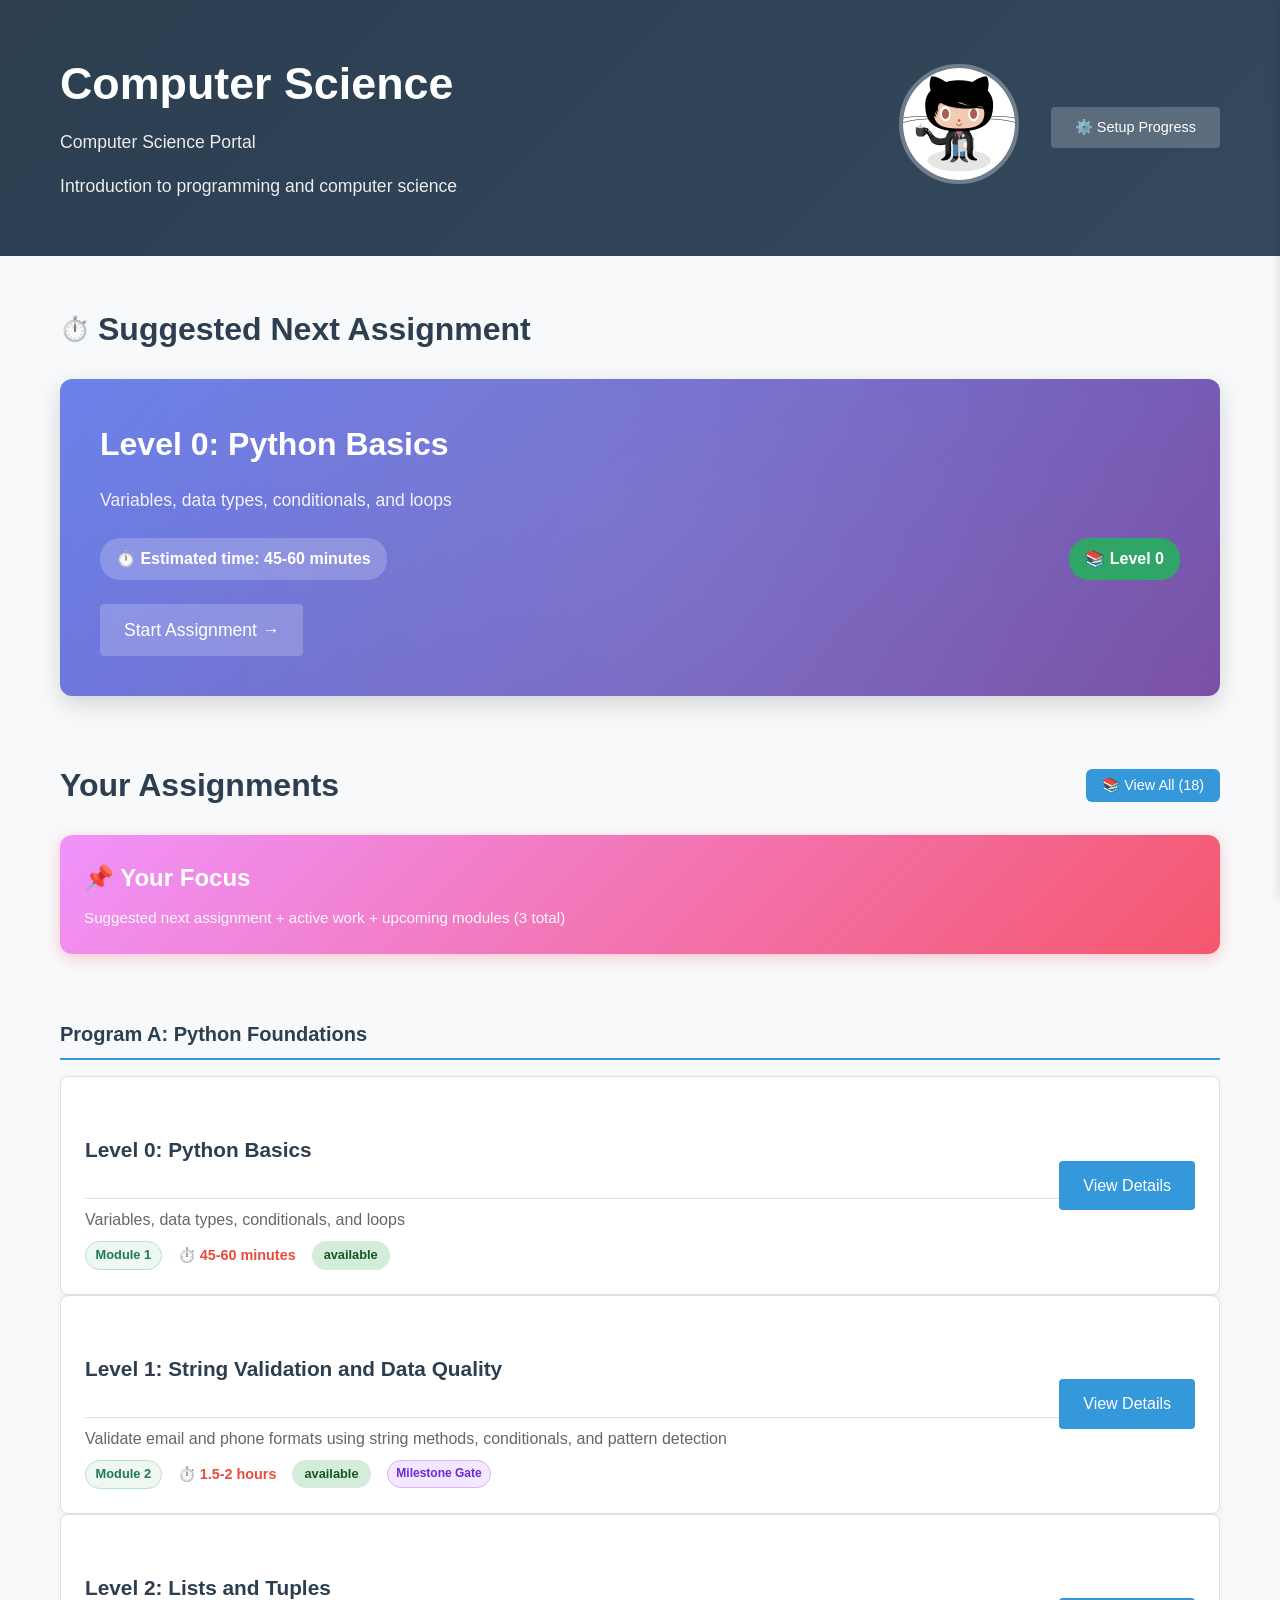
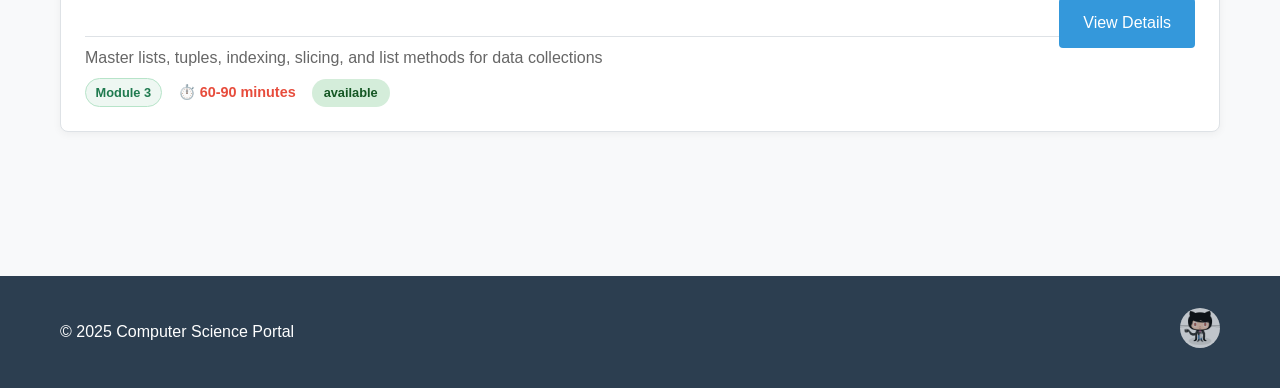
<file: index.html>
<!DOCTYPE html>
<html lang="en">
  <head>
    <meta charset="UTF-8" />
    <meta name="viewport" content="width=device-width, initial-scale=1.0" />
    <title>Computer Science Portal</title>
    <link rel="stylesheet" href="assets/css/styles.css" />
  </head>
  <body>
    <header class="header">
      <div class="container">
        <div class="header-content">
          <div class="header-text">
            <h1 id="course-title">Computer Science</h1>
            <p id="course-info">Loading course information...</p>
            <p id="course-description" class="course-desc">Access your assignments and course materials below.</p>
          </div>
          <div class="header-mascot">
            <img src="assets/images/codercat.jpg" alt="Codercat" class="octocat-mascot" />
          </div>
        </div>
      </div>
    </header>

    <main class="main">
      <div class="container">
        <div class="portal-layout">
          <!-- Main Content Area -->
          <div class="portal-main">
            <!-- Suggested Assignment Section -->
            <section class="next-due-section">
              <h2><span class="highlight-text">⏱️</span> Suggested Next Assignment</h2>
              <div id="next-due-assignment" class="next-due-card">
                <div class="loading">Loading suggested assignment...</div>
              </div>
            </section>

            <!-- Focused Assignments Section -->
            <section class="assignments">
              <div class="assignments-header-with-toggle">
                <h2>Your Assignments</h2>
                <button class="btn btn-sidebar-toggle" onclick="window.portalInstance.toggleSidebar()" aria-label="Show all assignments">
                  📚 View All (18)
                </button>
              </div>
              <div id="assignments-list" class="assignments-list">
                <!-- Assignments will be loaded dynamically -->
                <div class="loading">Loading assignments...</div>
              </div>
            </section>
          </div>

          <!-- Sidebar with All Assignments -->
          <aside id="assignments-sidebar" class="assignments-sidebar">
            <!-- Sidebar content will be loaded dynamically -->
            <div class="loading">Loading sidebar...</div>
          </aside>
        </div>
      </div>
    </main>

    <footer class="footer">
      <div class="container">
        <div class="footer-content">
          <p>&copy; 2025 Computer Science Portal</p>
          <div class="footer-octocat">
            <img src="assets/images/codercat.jpg" alt="Footer Codercat" class="footer-mascot" />
          </div>
        </div>
      </div>
    </footer>

    <script src="assets/js/script.js"></script>
  </body>
</html>
</file>
<file: assets/css/styles.css>
/* Computer Science Portal Styles */

:root {
  --primary-color: #2c3e50;
  --secondary-color: #3498db;
  --accent-color: #e74c3c;
  --background-color: #f8f9fa;
  --text-color: #2c3e50;
  --border-color: #dee2e6;
  --shadow: 0 2px 4px rgba(0, 0, 0, 0.1);
}

* {
  margin: 0;
  padding: 0;
  box-sizing: border-box;
}

body {
  font-family: "Segoe UI", Tahoma, Geneva, Verdana, sans-serif;
  line-height: 1.6;
  color: var(--text-color);
  background-color: var(--background-color);
}

.container {
  max-width: 1200px;
  margin: 0 auto;
  padding: 0 20px;
}

/* Header */
.header {
  background: linear-gradient(135deg, var(--primary-color), #34495e);
  color: white;
  padding: 3rem 0;
}

.header-content {
  display: flex;
  justify-content: space-between;
  align-items: center;
  gap: 2rem;
}

.header-text {
  flex: 1;
}

.header h1 {
  font-size: 2.8rem;
  margin-bottom: 0.5rem;
  font-weight: 700;
}

.header p {
  font-size: 1.1rem;
  opacity: 0.9;
  margin-bottom: 0.5rem;
}

.course-desc {
  font-size: 1rem;
  opacity: 0.8;
  margin-top: 1rem;
}

.header-mascot {
  flex-shrink: 0;
}

.octocat-mascot {
  width: 120px;
  height: 120px;
  border-radius: 50%;
  border: 4px solid rgba(255, 255, 255, 0.3);
  object-fit: cover;
  animation: float 3s ease-in-out infinite;
}

@keyframes float {
  0%, 100% { transform: translateY(0px); }
  50% { transform: translateY(-10px); }
}

/* Main Content */
.main {
  padding: 3rem 0;
}

/* Next Due Assignment Section */
.next-due-section {
  margin-bottom: 4rem;
}

.next-due-section h2 {
  color: var(--primary-color);
  margin-bottom: 1.5rem;
  font-size: 2rem;
  display: flex;
  align-items: center;
  gap: 0.5rem;
}

.highlight-text {
  font-size: 1.5rem;
}

.next-due-card {
  background: linear-gradient(135deg, #667eea 0%, #764ba2 100%);
  color: white;
  padding: 2.5rem;
  border-radius: 12px;
  box-shadow: 0 8px 25px rgba(0, 0, 0, 0.15);
  position: relative;
  overflow: hidden;
}

.next-due-card::before {
  content: '';
  position: absolute;
  top: -50%;
  right: -50%;
  width: 200%;
  height: 200%;
  background: radial-gradient(circle, rgba(255,255,255,0.1) 0%, transparent 70%);
  animation: shimmer 4s ease-in-out infinite;
}

@keyframes shimmer {
  0%, 100% { transform: rotate(0deg); }
  50% { transform: rotate(180deg); }
}

.next-due-card h3 {
  font-size: 2rem;
  margin-bottom: 1rem;
  position: relative;
  z-index: 2;
}

.next-due-card p {
  font-size: 1.1rem;
  margin-bottom: 1.5rem;
  opacity: 0.9;
  position: relative;
  z-index: 2;
}

.next-due-meta {
  display: flex;
  justify-content: space-between;
  align-items: center;
  margin-bottom: 1.5rem;
  position: relative;
  z-index: 2;
}

.next-due-date {
  background: rgba(255, 255, 255, 0.2);
  padding: 0.5rem 1rem;
  border-radius: 20px;
  font-weight: bold;
}

.next-due-urgency {
  padding: 0.5rem 1rem;
  border-radius: 20px;
  font-weight: bold;
  background: rgba(231, 76, 60, 0.9);
}

.next-due-urgency.medium {
  background: rgba(241, 196, 15, 0.9);
}

.next-due-urgency.low {
  background: rgba(39, 174, 96, 0.9);
}

.next-due-actions {
  position: relative;
  z-index: 2;
}

.btn-next-due {
  background: rgba(255, 255, 255, 0.2);
  color: white;
  border: 2px solid rgba(255, 255, 255, 0.3);
  padding: 1rem 2rem;
  font-size: 1.1rem;
  font-weight: 600;
  transition: all 0.3s ease;
}

.btn-next-due:hover {
  background: rgba(255, 255, 255, 0.1);
  border-color: rgba(255, 255, 255, 0.5);
  transform: translateY(-2px);
}

/* Assignments Grid */
.assignments h2 {
  color: var(--primary-color);
  margin-bottom: 2rem;
  font-size: 1.8rem;
}

.assignments-list {
  display: flex;
  flex-direction: column;
  gap: 2rem;
}

.program-section {
  background: #ffffff;
  border: 1px solid var(--border-color);
  border-radius: 12px;
  padding: 1.25rem;
}

.program-title {
  color: var(--primary-color);
  font-size: 1.3rem;
  margin-bottom: 0.35rem;
}

.program-description {
  color: #4b5563;
  margin-bottom: 1rem;
  font-size: 0.95rem;
}

.program-assignment-list {
  display: flex;
  flex-direction: column;
  gap: 0.85rem;
}

.starter-pack-card {
  background: #f8fbff;
  border: 1px solid #cfe1ff;
  border-radius: 10px;
  margin-bottom: 1rem;
  padding: 0.9rem 1rem;
}

.starter-pack-head {
  color: #1f4d8f;
  font-size: 0.9rem;
  font-weight: 700;
  letter-spacing: 0.03em;
  text-transform: uppercase;
}

.starter-pack-outcome {
  color: #334155;
  margin: 0.45rem 0 0.6rem;
}

.starter-pack-tools {
  margin: 0;
  padding-left: 1.1rem;
}

.starter-pack-actions {
  align-items: center;
  display: flex;
  flex-wrap: wrap;
  gap: 0.75rem;
  margin-top: 0.75rem;
}

.btn-starter {
  background: #1f4d8f;
  color: #fff;
}

.starter-badge-goal {
  color: #475569;
  font-size: 0.85rem;
  font-style: italic;
}

.program-map-wrap {
  background: #fff;
  border: 1px solid #e2e8f0;
  border-radius: 10px;
  margin-bottom: 1rem;
  padding: 0.8rem 0.9rem;
}

.program-map-title {
  color: #1f2937;
  font-size: 0.92rem;
  font-weight: 700;
  margin-bottom: 0.65rem;
}

.program-map-track {
  align-items: center;
  display: flex;
  flex-wrap: wrap;
  gap: 0.45rem;
}

.program-map-node {
  background: #f8fafc;
  border: 1px solid #cbd5e1;
  border-radius: 999px;
  color: #1e293b;
  display: inline-flex;
  gap: 0.35rem;
  padding: 0.35rem 0.65rem;
  text-decoration: none;
}

.program-map-node:hover {
  background: #e2e8f0;
}

.program-map-index {
  background: #dbeafe;
  border-radius: 999px;
  color: #1e40af;
  font-size: 0.75rem;
  font-weight: 700;
  line-height: 1;
  padding: 0.25rem 0.4rem;
}

.program-map-label {
  font-size: 0.8rem;
  font-weight: 600;
}

.program-map-gate {
  color: #8b5cf6;
  font-size: 0.72rem;
  font-weight: 700;
}

.program-map-arrow {
  color: #64748b;
  font-weight: 700;
}

.milestone-chip {
  background: #f3e8ff;
  border: 1px solid #d8b4fe;
  border-radius: 999px;
  color: #6d28d9;
  font-size: 0.75rem;
  font-weight: 700;
  padding: 0.2rem 0.55rem;
}

.assignment-row {
  background: white;
  border-radius: 8px;
  padding: 1.5rem;
  box-shadow: 0 2px 8px rgba(0, 0, 0, 0.05);
  border: 1px solid var(--border-color);
  transition: all 0.2s ease;
  display: flex;
  justify-content: space-between;
  align-items: center;
}

.assignment-row:hover {
  box-shadow: 0 4px 15px rgba(0, 0, 0, 0.1);
  transform: translateX(5px);
}

.assignment-info {
  flex: 1;
}

.assignment-header {
  display: flex;
  align-items: center;
  gap: 0.75rem;
  margin-bottom: 0.5rem;
}

.assignment-info h3 {
  color: var(--primary-color);
  margin-bottom: 0;
  font-size: 1.3rem;
}

.assignment-info p {
  color: #666;
  margin-bottom: 0.5rem;
}

.assignment-quick-meta {
  display: flex;
  gap: 1rem;
  align-items: center;
  font-size: 0.9rem;
}

.module-sequence {
  background: #eef7f2;
  color: #1f7a4f;
  border: 1px solid #b7e4c9;
  border-radius: 999px;
  font-weight: 600;
  padding: 0.2rem 0.6rem;
  font-size: 0.8rem;
}

.assignment-actions-compact {
  display: flex;
  gap: 1rem;
  align-items: center;
}

.assignment-chunks {
  display: flex;
  flex-wrap: wrap;
  gap: 0.5rem;
  margin-top: 0.75rem;
}

.btn-chunk {
  background: #f1f8ff;
  border: 1px solid #b7d4ff;
  color: #1d4e9b;
  font-size: 0.8rem;
  padding: 0.4rem 0.65rem;
}

.btn-chunk:hover {
  background: #dcecff;
}



.time-estimate {
  color: var(--accent-color);
  font-weight: bold;
}

.status {
  padding: 0.25rem 0.75rem;
  border-radius: 20px;
  font-size: 0.8rem;
  font-weight: bold;
}

.status.active {
  background-color: #d4edda;
  color: #155724;
}

/* Progress Tracking Badges */
.progress-badge {
  display: inline-flex;
  align-items: center;
  gap: 0.3rem;
  padding: 0.3rem 0.7rem;
  border-radius: 16px;
  font-size: 0.85rem;
  font-weight: 600;
  white-space: nowrap;
}

.progress-complete {
  background-color: #28a745;
  color: white;
  box-shadow: 0 2px 4px rgba(40, 167, 69, 0.3);
}

.progress-in-progress {
  background-color: #ffc107;
  color: #000;
  box-shadow: 0 2px 4px rgba(255, 193, 7, 0.3);
}

.progress-not-started {
  background-color: #6c757d;
  color: white;
  opacity: 0.7;
}

.progress-unknown {
  background-color: #e9ecef;
  color: #6c757d;
  opacity: 0.5;
}

.btn-config {
  background: rgba(255, 255, 255, 0.2);
  color: white;
  border: 1px solid rgba(255, 255, 255, 0.3);
  padding: 0.5rem 1rem;
  font-size: 0.9rem;
  cursor: pointer;
  border-radius: 6px;
  transition: all 0.2s ease;
}

.btn-config:hover {
  background: rgba(255, 255, 255, 0.3);
  border-color: rgba(255, 255, 255, 0.5);
  transform: translateY(-1px);
}

.status.overdue {
  background-color: #f8d7da;
  color: #721c24;
}

/* Buttons */
.btn {
  display: inline-block;
  padding: 0.75rem 1.5rem;
  text-decoration: none;
  border-radius: 4px;
  transition: all 0.2s ease;
  font-weight: 500;
  text-align: center;
  border: none;
  cursor: pointer;
}

.btn-primary {
  background-color: var(--secondary-color);
  color: white;
}

.btn-primary:hover {
  background-color: #2980b9;
}

.btn-download {
  background-color: var(--accent-color);
  color: white;
  font-size: 0.9rem;
  margin-left: 0.5rem;
}

.btn-download:hover {
  background-color: #c0392b;
}

.assignment-actions {
  display: flex;
  gap: 0.5rem;
  flex-wrap: wrap;
}

/* Assignment Page */
.assignment-header {
  background-color: white;
  padding: 2rem 0;
  border-bottom: 1px solid var(--border-color);
}

.assignment-content {
  background-color: white;
  padding: 2rem;
  margin: 2rem 0;
  border-radius: 8px;
  box-shadow: var(--shadow);
}

.assignment-content h1,
.assignment-content h2,
.assignment-content h3 {
  color: var(--primary-color);
  margin-top: 2rem;
  margin-bottom: 1rem;
}

.assignment-content h1:first-child {
  margin-top: 0;
}

.assignment-content ul {
  padding-left: 2rem;
  margin-bottom: 1rem;
}

.assignment-content li {
  margin-bottom: 0.5rem;
}

.downloads-section {
  background-color: #f8f9fa;
  padding: 1.5rem;
  border-radius: 8px;
  margin: 2rem 0;
  border-left: 4px solid var(--secondary-color);
}

.downloads-section h3 {
  margin-bottom: 1rem;
  color: var(--primary-color);
}

.progress-banner {
  background: #f7fbff;
  border: 1px solid #cfe3ff;
  border-radius: 8px;
  margin-bottom: 1.5rem;
  padding: 1rem;
}

.progress-grid {
  display: grid;
  gap: 1rem;
  grid-template-columns: repeat(auto-fit, minmax(220px, 1fr));
}

.progress-card h3 {
  color: var(--primary-color);
  font-size: 1rem;
  margin: 0 0 0.35rem;
}

.progress-link {
  color: var(--secondary-color);
  font-weight: 600;
  text-decoration: none;
}

.progress-link:hover {
  text-decoration: underline;
}

.progress-empty {
  color: #5f6b7a;
  font-style: italic;
}

.narrative-flow-card {
  background: #fffbeb;
  border: 1px solid #fde68a;
  border-radius: 8px;
  margin-bottom: 1rem;
  padding: 0.9rem 1rem;
}

.narrative-flow-card h3 {
  color: #92400e;
  margin: 0 0 0.5rem;
}

.narrative-flow-card p {
  color: #3f3f46;
  margin: 0.3rem 0;
}

.narrative-hook {
  font-style: italic;
}

.narrative-meta {
  display: flex;
  flex-wrap: wrap;
  gap: 0.45rem;
  margin-top: 0.5rem;
}

.narrative-pill {
  background: #fff;
  border: 1px solid #fcd34d;
  border-radius: 999px;
  color: #78350f;
  font-size: 0.78rem;
  font-weight: 600;
  padding: 0.2rem 0.55rem;
}

.milestone-gate-card {
  background: #f5f3ff;
  border: 1px solid #ddd6fe;
  border-radius: 8px;
  color: #4c1d95;
  margin-bottom: 1rem;
  padding: 0.85rem 1rem;
}

.milestone-gate-card p {
  margin: 0.35rem 0 0;
}

/* Navigation */
.nav-back {
  display: inline-block;
  margin-bottom: 2rem;
  color: var(--secondary-color);
  text-decoration: none;
  font-weight: 500;
}

.nav-back:hover {
  text-decoration: underline;
}

/* Loading and Error States */
.loading {
  text-align: center;
  padding: 3rem;
  color: #666;
  font-style: italic;
}

.error {
  background-color: #f8d7da;
  color: #721c24;
  padding: 1rem;
  border-radius: 4px;
  margin: 1rem 0;
}

/* Footer */
.footer {
  background-color: var(--primary-color);
  color: white;
  padding: 2rem 0;
  margin-top: 4rem;
}

.footer-content {
  display: flex;
  justify-content: space-between;
  align-items: center;
}

.footer-mascot {
  width: 40px;
  height: 40px;
  border-radius: 50%;
  object-fit: cover;
  opacity: 0.7;
  transition: opacity 0.3s ease;
}

.footer-mascot:hover {
  opacity: 1;
}

/* Responsive Design */
@media (max-width: 768px) {
  .header h1 {
    font-size: 2rem;
  }
  
  .header-content {
    flex-direction: column;
    text-align: center;
  }
  
  .octocat-mascot {
    width: 80px;
    height: 80px;
  }
  
  .next-due-card {
    padding: 2rem;
  }
  
  .next-due-meta {
    flex-direction: column;
    align-items: flex-start;
    gap: 1rem;
  }

  .assignment-row {
    flex-direction: column;
    align-items: flex-start;
    gap: 1rem;
  }
  
  .assignment-actions-compact {
    width: 100%;
    justify-content: flex-start;
  }
  
  .footer-content {
    flex-direction: column;
    gap: 1rem;
    text-align: center;
  }

  .assignment-actions {
    flex-direction: column;
  }
}

/* Interactive Exercise Styles */
.exercise-container {
  background: #f8f9fa;
  border: 2px solid #dee2e6;
  border-radius: 8px;
  padding: 1.5rem;
  margin: 2rem 0;
  position: relative;
}

.exercise-container::before {
  content: "✏️ Interactive Exercise";
  position: absolute;
  top: -12px;
  left: 20px;
  background: var(--secondary-color);
  color: white;
  padding: 0.25rem 0.75rem;
  border-radius: 4px;
  font-size: 0.85rem;
  font-weight: 600;
}

.exercise-code {
  background: #2d2d2d;
  border-radius: 6px;
  padding: 1.5rem;
  margin: 1rem 0;
  font-family: 'Consolas', 'Monaco', 'Courier New', monospace;
  font-size: 0.95rem;
  line-height: 1.6;
  position: relative;
  overflow-x: auto;
}

.exercise-code code {
  color: #f8f8f2;
  background: transparent;
  padding: 0;
}

.code-blank {
  display: inline-block;
  background: #3e3e3e;
  border: 2px solid #4a9eff;
  border-radius: 4px;
  padding: 0.1rem 0.3rem;
  min-width: 60px;
  text-align: center;
  position: relative;
  animation: pulse 2s ease-in-out infinite;
}

@keyframes pulse {
  0%, 100% { border-color: #4a9eff; }
  50% { border-color: #7cb9ff; }
}

.code-blank input {
  background: transparent;
  border: none;
  color: #f8f8f2;
  font-family: 'Consolas', 'Monaco', 'Courier New', monospace;
  font-size: 0.95rem;
  width: 100%;
  min-width: 60px;
  max-width: 200px;
  padding: 0.2rem;
  outline: none;
  text-align: center;
}

.code-blank input::placeholder {
  color: #666;
}

.code-blank input:focus {
  background: rgba(74, 158, 255, 0.1);
}

.exercise-controls {
  display: flex;
  gap: 1rem;
  margin-top: 1rem;
  align-items: center;
}

.btn-check {
  background: var(--secondary-color);
  color: white;
  border: none;
  padding: 0.75rem 1.5rem;
  border-radius: 6px;
  font-weight: 600;
  cursor: pointer;
  transition: all 0.3s ease;
  font-size: 1rem;
}

.btn-check:hover {
  background: #2980b9;
  transform: translateY(-2px);
  box-shadow: 0 4px 8px rgba(0, 0, 0, 0.2);
}

.btn-check:active {
  transform: translateY(0);
}

.btn-hint {
  background: #95a5a6;
  color: white;
  border: none;
  padding: 0.75rem 1.5rem;
  border-radius: 6px;
  font-weight: 600;
  cursor: pointer;
  transition: all 0.3s ease;
  font-size: 1rem;
}

.btn-hint:hover {
  background: #7f8c8d;
}

.btn-reset {
  background: transparent;
  color: #95a5a6;
  border: 1px solid #95a5a6;
  padding: 0.75rem 1.5rem;
  border-radius: 6px;
  font-weight: 600;
  cursor: pointer;
  transition: all 0.3s ease;
  font-size: 1rem;
}

.btn-reset:hover {
  background: #95a5a6;
  color: white;
}

.exercise-feedback {
  margin-top: 1rem;
  padding: 1rem;
  border-radius: 6px;
  font-weight: 500;
  display: none;
}

.exercise-feedback.show {
  display: block;
  animation: slideDown 0.3s ease-out;
}

@keyframes slideDown {
  from {
    opacity: 0;
    transform: translateY(-10px);
  }
  to {
    opacity: 1;
    transform: translateY(0);
  }
}

.exercise-feedback.correct {
  background: #d4edda;
  color: #155724;
  border: 2px solid #c3e6cb;
}

.exercise-feedback.incorrect {
  background: #f8d7da;
  color: #721c24;
  border: 2px solid #f5c6cb;
}

.exercise-feedback strong {
  display: block;
  margin-bottom: 0.5rem;
  font-size: 1.1rem;
}

.exercise-hint {
  background: #fff3cd;
  border: 2px solid #ffeaa7;
  color: #856404;
  padding: 1rem;
  border-radius: 6px;
  margin-top: 1rem;
  display: none;
}

.exercise-hint.show {
  display: block;
  animation: slideDown 0.3s ease-out;
}

.exercise-hint::before {
  content: "💡 Hint: ";
  font-weight: 600;
}

/* Code Syntax Adjustments for Prism */
.assignment-content pre[class*="language-"] {
  background: #2d2d2d;
  border-radius: 6px;
  border: none;
  margin: 1rem 0;
}

.assignment-content code[class*="language-"] {
  font-family: 'Consolas', 'Monaco', 'Courier New', monospace;
  font-size: 0.95rem;
}

/* Progress Indicator */
.exercise-progress {
  display: flex;
  align-items: center;
  gap: 0.5rem;
  font-size: 0.9rem;
  color: #666;
  margin-left: auto;
}

.exercise-progress .progress-icon {
  font-size: 1.2rem;
}

/* Chunk Paging */
.chunk-nav {
  display: flex;
  flex-wrap: wrap;
  gap: 0.75rem;
  margin: 1rem 0 1.25rem;
}

.chunk-btn {
  background: #eef5ff;
  border: 1px solid #bfd7ff;
  border-radius: 999px;
  color: #1f4f9b;
  cursor: pointer;
  font-size: 0.9rem;
  font-weight: 600;
  padding: 0.45rem 0.9rem;
  transition: all 0.2s ease;
}

.chunk-btn:hover {
  background: #dceaff;
  border-color: #9ec0ff;
}

.chunk-btn.active {
  background: var(--secondary-color);
  border-color: var(--secondary-color);
  color: #fff;
}

.chunk-pages {
  background: #fff;
  border: 1px solid var(--border-color);
  border-radius: 8px;
  padding: 1rem 1.25rem;
}

.chunk-page {
  display: none;
}

.chunk-page.active {
  display: block;
}

.chunk-controls {
  display: flex;
  gap: 0.75rem;
  margin-top: 1rem;
}

.chunk-control-btn {
  background: var(--secondary-color);
  color: #fff;
}

.chunk-control-btn:disabled {
  background: #9db6d3;
  cursor: not-allowed;
}

/* ===== Task Navigation (replaces chunk navigation) ===== */
.task-nav {
  background: #f8f9fb;
  border: 1px solid #e1e4e8;
  border-radius: 8px;
  padding: 1rem;
  margin: 1.5rem 0;
}

.task-nav-title {
  font-weight: 600;
  font-size: 0.9rem;
  color: #586069;
  margin-bottom: 0.75rem;
  text-transform: uppercase;
  letter-spacing: 0.5px;
}

.task-nav-buttons {
  display: flex;
  flex-wrap: wrap;
  gap: 0.5rem;
}

.task-btn {
  background: #fff;
  border: 1px solid #d1d5da;
  border-radius: 6px;
  color: #24292e;
  cursor: pointer;
  font-size: 0.875rem;
  font-weight: 500;
  padding: 0.5rem 1rem;
  transition: all 0.2s ease;
}

.task-btn:hover {
  background: #f6f8fa;
  border-color: #0366d6;
  color: #0366d6;
}

.task-btn.active {
  background: #0366d6;
  border-color: #0366d6;
  color: #fff;
}

.task-pages {
  margin: 1.5rem 0;
}

.task-page {
  display: none;
}

.task-page[style*="display: block"] {
  display: block;
}

.task-controls {
  display: flex;
  gap: 0.75rem;
  margin: 1.5rem 0;
  padding-top: 1rem;
  border-top: 1px solid var(--border-color);
}

.task-control-btn {
  background: var(--secondary-color);
  color: #fff;
  padding: 0.75rem 1.5rem;
  font-weight: 500;
}

.task-control-btn:hover:not(:disabled) {
  background: #2980b9;
  transform: translateY(-1px);
}

.task-control-btn:disabled {
  background: #95a5a6;
  cursor: not-allowed;
  opacity: 0.6;
}

/* ===== Quick Access Section ===== */
.quick-access-section {
  margin: 2rem 0;
}

.quick-access-card {
  background: linear-gradient(135deg, #667eea 0%, #764ba2 100%);
  border-radius: 12px;
  padding: 1.5rem;
  color: white;
  box-shadow: 0 4px 15px rgba(102, 126, 234, 0.4);
}

.quick-access-card h3 {
  margin: 0 0 0.5rem 0;
  font-size: 1.5rem;
  font-weight: 600;
}

.quick-access-subtitle {
  margin: 0 0 1rem 0;
  opacity: 0.9;
  font-size: 0.95rem;
}

.quick-access-notice {
  margin: 0 0 1rem 0;
  padding: 0.75rem;
  background: rgba(255, 255, 255, 0.2);
  border-radius: 6px;
  font-size: 0.9rem;
}

.quick-access-buttons {
  display: flex;
  gap: 0.75rem;
  flex-wrap: wrap;
}

.btn-quick-access {
  background: rgba(255, 255, 255, 0.2);
  border: 1px solid rgba(255, 255, 255, 0.3);
  color: white;
  padding: 0.75rem 1.25rem;
  border-radius: 8px;
  text-decoration: none;
  display: inline-flex;
  align-items: center;
  gap: 0.5rem;
  font-weight: 500;
  transition: all 0.2s ease;
  backdrop-filter: blur(10px);
}

.btn-quick-access:hover {
  background: rgba(255, 255, 255, 0.3);
  border-color: rgba(255, 255, 255, 0.5);
  transform: translateY(-2px);
  box-shadow: 0 4px 12px rgba(0, 0, 0, 0.2);
}

.btn-quick-access.btn-primary {
  background: white;
  color: #667eea;
  border-color: white;
}

.btn-quick-access.btn-primary:hover {
  background: #f8f9fa;
  color: #5568d3;
}

.btn-quick-access.btn-secondary {
  background: rgba(255, 255, 255, 0.15);
}

/* ===== Portal Layout with Sidebar ===== */
.portal-layout {
  display: grid;
  grid-template-columns: 1fr;
  gap: 2rem;
  position: relative;
}

.portal-main {
  min-width: 0;
}

.assignments-header-with-toggle {
  display: flex;
  justify-content: space-between;
  align-items: center;
  margin-bottom: 1.5rem;
}

.assignments-header-with-toggle h2 {
  margin: 0;
  color: var(--primary-color);
  font-size: 2rem;
}

.btn-sidebar-toggle {
  background: var(--secondary-color);
  color: white;
  padding: 0.5rem 1rem;
  border-radius: 6px;
  border: none;
  cursor: pointer;
  font-size: 0.9rem;
  font-weight: 500;
  transition: all 0.2s ease;
}

.btn-sidebar-toggle:hover {
  background: #2980b9;
  transform: translateY(-1px);
}

/* Sidebar Styles */
.assignments-sidebar {
  position: fixed;
  top: 0;
  right: -400px;
  width: 400px;
  height: 100vh;
  background: white;
  box-shadow: -2px 0 10px rgba(0, 0, 0, 0.1);
  transition: right 0.3s ease;
  z-index: 1000;
  overflow-y: auto;
}

.assignments-sidebar.sidebar-open {
  right: 0;
}

.sidebar-header {
  position: sticky;
  top: 0;
  background: linear-gradient(135deg, var(--primary-color), #34495e);
  color: white;
  padding: 1.5rem;
  display: flex;
  justify-content: space-between;
  align-items: center;
  z-index: 10;
  box-shadow: 0 2px 8px rgba(0, 0, 0, 0.1);
}

.sidebar-header h3 {
  margin: 0;
  font-size: 1.25rem;
}

.sidebar-toggle {
  background: rgba(255, 255, 255, 0.2);
  border: 1px solid rgba(255, 255, 255, 0.3);
  color: white;
  width: 32px;
  height: 32px;
  border-radius: 6px;
  cursor: pointer;
  font-size: 1.25rem;
  display: flex;
  align-items: center;
  justify-content: center;
  transition: all 0.2s ease;
}

.sidebar-toggle:hover {
  background: rgba(255, 255, 255, 0.3);
}

.sidebar-content {
  padding: 1.5rem;
}

.sidebar-program-group {
  margin-bottom: 2rem;
}

.sidebar-program-title {
  color: var(--primary-color);
  font-size: 1.1rem;
  margin: 0 0 1rem 0;
  padding-bottom: 0.5rem;
  border-bottom: 2px solid var(--border-color);
}

.sidebar-assignments {
  display: flex;
  flex-direction: column;
  gap: 0.5rem;
}

.sidebar-assignment-link {
  display: flex;
  align-items: center;
  gap: 0.75rem;
  padding: 0.75rem;
  border-radius: 6px;
  text-decoration: none;
  color: var(--text-color);
  transition: all 0.2s ease;
  background: #f8f9fa;
}

.sidebar-assignment-link:hover {
  background: #e9ecef;
  transform: translateX(4px);
}

.sidebar-progress-icon {
  font-size: 1.1rem;
  flex-shrink: 0;
}

.sidebar-assignment-title {
  flex: 1;
  font-size: 0.9rem;
  font-weight: 500;
}

.sidebar-module-number {
  font-size: 0.8rem;
  color: #6c757d;
  background: white;
  padding: 0.25rem 0.5rem;
  border-radius: 4px;
  flex-shrink: 0;
}

/* Focused Assignments Styles */
.focused-assignments-header {
  background: linear-gradient(135deg, #f093fb 0%, #f5576c 100%);
  padding: 1.5rem;
  border-radius: 12px;
  color: white;
  margin-bottom: 2rem;
  box-shadow: 0 4px 15px rgba(245, 87, 108, 0.3);
}

.focused-assignments-header h3 {
  margin: 0 0 0.5rem 0;
  font-size: 1.5rem;
}

.focused-assignments-header p {
  margin: 0;
  opacity: 0.95;
  font-size: 0.95rem;
}

.compact-program-section {
  margin-bottom: 2rem;
}

.compact-program-title {
  color: var(--primary-color);
  font-size: 1.25rem;
  margin: 0 0 1rem 0;
  padding-bottom: 0.5rem;
  border-bottom: 2px solid var(--secondary-color);
}

/* Responsive Design */
@media (max-width: 768px) {
  .assignments-sidebar {
    width: 100%;
    right: -100%;
  }
  
  .quick-access-buttons {
    flex-direction: column;
  }
  
  .btn-quick-access {
    width: 100%;
    justify-content: center;
  }
  
  .task-nav-buttons {
    flex-direction: column;
  }
  
  .task-btn {
    width: 100%;
  }
  
  .task-controls {
    flex-direction: column;
  }
  
  .task-control-btn {
    width: 100%;
  }
}
</file>
